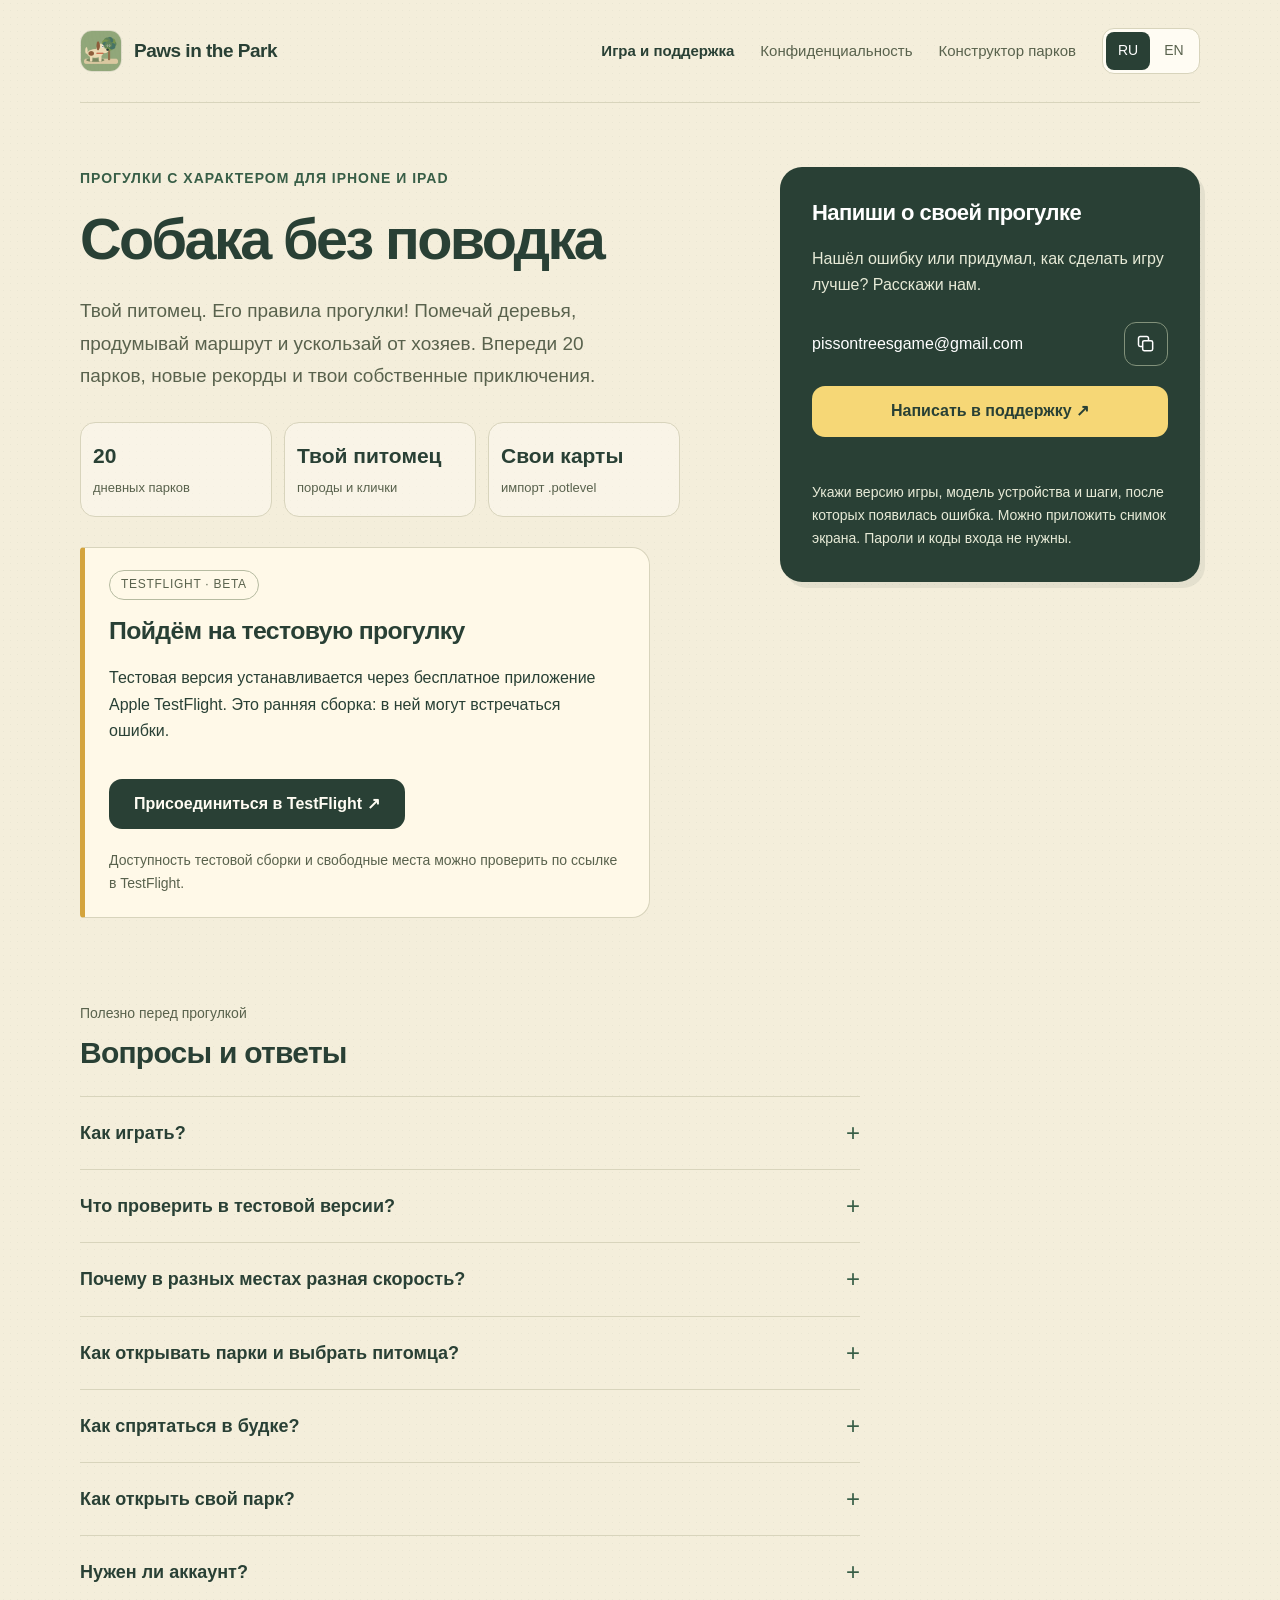
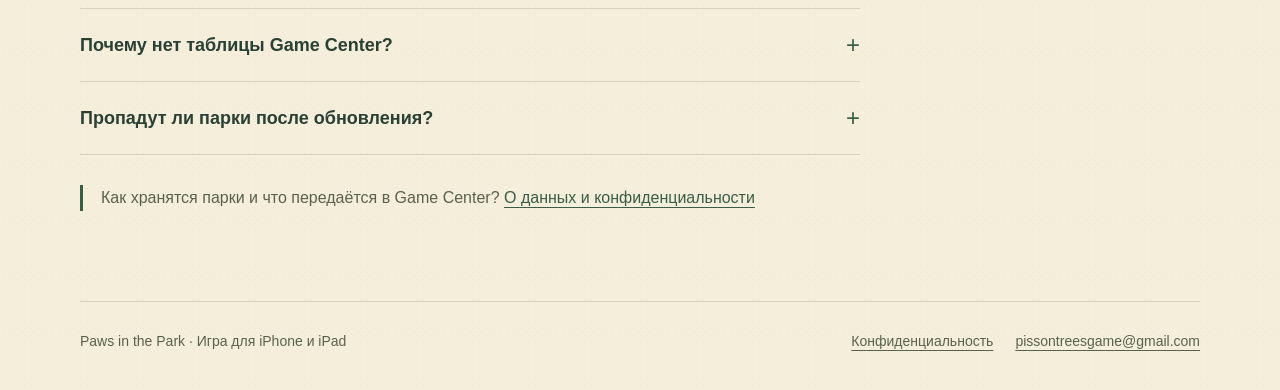
<file: docs/index.html>
<!doctype html>
<html lang="ru"><head><meta charset="utf-8"><meta name="viewport" content="width=device-width,initial-scale=1"><meta name="color-scheme" content="light"><meta name="theme-color" content="#294035"><title>Собака без поводка · Paws in the Park</title><meta name="description" content="Paws in the Park для iPhone и iPad: игра, TestFlight, помощь и конфиденциальность."><meta name="referrer" content="strict-origin-when-cross-origin"><link rel="canonical" href="https://travinov.github.io/piss-on-trees-support/"><link rel="alternate" hreflang="ru" href="https://travinov.github.io/piss-on-trees-support/"><link rel="alternate" hreflang="en" href="https://travinov.github.io/piss-on-trees-support/en/"><link rel="icon" type="image/png" href="./assets/app-icon.png"><link rel="apple-touch-icon" href="./assets/app-icon.png"><link rel="stylesheet" href="./assets/site.css"><script src="./assets/site.js" defer></script></head><body><a class="skip" href="#main">Перейти к содержимому</a><div class="wrap"><header class="header"><a class="brand" href="./"><img src="./assets/app-icon.png" alt="" width="42" height="42">Paws in the Park</a><nav class="nav" aria-label="Основная навигация"><a href="./" aria-current="page">Игра и поддержка</a><a href="./privacy/">Конфиденциальность</a><a href="./editor/">Конструктор парков</a><div class="languages" aria-label="Язык сайта"><a href="./" lang="ru" hreflang="ru" aria-label="Русский" aria-current="true">RU</a><a href="./en/" lang="en" hreflang="en" aria-label="English">EN</a></div></nav></header><main id="main"><div class="intro"><div><p class="eyebrow">Прогулки с характером для iPhone и iPad</p><h1>Собака без поводка</h1><p class="lead">Твой питомец. Его правила прогулки! Помечай деревья, продумывай маршрут и ускользай от хозяев. Впереди 20 парков, новые рекорды и твои собственные приключения.</p><div class="features"><div class="feature"><strong>20</strong><span>дневных парков</span></div><div class="feature"><strong>Твой питомец</strong><span>породы и клички</span></div><div class="feature"><strong>Свои карты</strong><span>импорт .potlevel</span></div></div><section class="beta" aria-labelledby="beta-title"><span class="badge">TestFlight · beta</span><h2 id="beta-title">Пойдём на тестовую прогулку</h2><p>Тестовая версия устанавливается через бесплатное приложение Apple TestFlight. Это ранняя сборка: в ней могут встречаться ошибки.</p><a class="primary" href="https://testflight.apple.com/join/24CvPr5D">Присоединиться в TestFlight ↗</a><p class="privacy-state">Доступность тестовой сборки и свободные места можно проверить по ссылке в TestFlight.</p></section></div><aside class="contact" aria-labelledby="contact-title"><h2 id="contact-title">Напиши о своей прогулке</h2><p>Нашёл ошибку или придумал, как сделать игру лучше? Расскажи нам.</p><div class="email-line"><a class="email" href="mailto:pissontreesgame@gmail.com?subject=Paws%20in%20the%20Park%20%E2%80%94%20%D0%BE%D0%B1%D1%80%D0%B0%D1%82%D0%BD%D0%B0%D1%8F%20%D1%81%D0%B2%D1%8F%D0%B7%D1%8C&amp;body=%D0%97%D0%B4%D1%80%D0%B0%D0%B2%D1%81%D1%82%D0%B2%D1%83%D0%B9%D1%82%D0%B5%21%0D%0A%0D%0A%D0%A7%D1%82%D0%BE%20%D0%BF%D1%80%D0%BE%D0%B8%D0%B7%D0%BE%D1%88%D0%BB%D0%BE%3A%0D%0A%0D%0A%D0%A7%D1%82%D0%BE%20%D0%BE%D0%B6%D0%B8%D0%B4%D0%B0%D0%BB%D0%BE%D1%81%D1%8C%3A%0D%0A%0D%0A%D0%92%D0%B5%D1%80%D1%81%D0%B8%D1%8F%20%D0%B8%D0%B3%D1%80%D1%8B%20%D0%B8%20%D0%BD%D0%BE%D0%BC%D0%B5%D1%80%20%D1%81%D0%B1%D0%BE%D1%80%D0%BA%D0%B8%3A%0D%0A%D0%9C%D0%BE%D0%B4%D0%B5%D0%BB%D1%8C%20%D1%83%D1%81%D1%82%D1%80%D0%BE%D0%B9%D1%81%D1%82%D0%B2%D0%B0%20%D0%B8%20%D0%B2%D0%B5%D1%80%D1%81%D0%B8%D1%8F%20iOS%3A%0D%0A">pissontreesgame<wbr>@gmail.com</a><button class="copy" type="button" data-copy-email="pissontreesgame@gmail.com" data-success="Адрес скопирован" data-fallback="Выдели адрес и скопируй его вручную." aria-label="Скопировать email" aria-describedby="copy-status"><svg viewBox="0 0 24 24" aria-hidden="true"><rect x="8" y="8" width="12" height="12" rx="2"/><path d="M15 8V5a2 2 0 0 0-2-2H5a2 2 0 0 0-2 2v8a2 2 0 0 0 2 2h3"/></svg></button></div><a class="primary" href="mailto:pissontreesgame@gmail.com?subject=Paws%20in%20the%20Park%20%E2%80%94%20%D0%BE%D0%B1%D1%80%D0%B0%D1%82%D0%BD%D0%B0%D1%8F%20%D1%81%D0%B2%D1%8F%D0%B7%D1%8C&amp;body=%D0%97%D0%B4%D1%80%D0%B0%D0%B2%D1%81%D1%82%D0%B2%D1%83%D0%B9%D1%82%D0%B5%21%0D%0A%0D%0A%D0%A7%D1%82%D0%BE%20%D0%BF%D1%80%D0%BE%D0%B8%D0%B7%D0%BE%D1%88%D0%BB%D0%BE%3A%0D%0A%0D%0A%D0%A7%D1%82%D0%BE%20%D0%BE%D0%B6%D0%B8%D0%B4%D0%B0%D0%BB%D0%BE%D1%81%D1%8C%3A%0D%0A%0D%0A%D0%92%D0%B5%D1%80%D1%81%D0%B8%D1%8F%20%D0%B8%D0%B3%D1%80%D1%8B%20%D0%B8%20%D0%BD%D0%BE%D0%BC%D0%B5%D1%80%20%D1%81%D0%B1%D0%BE%D1%80%D0%BA%D0%B8%3A%0D%0A%D0%9C%D0%BE%D0%B4%D0%B5%D0%BB%D1%8C%20%D1%83%D1%81%D1%82%D1%80%D0%BE%D0%B9%D1%81%D1%82%D0%B2%D0%B0%20%D0%B8%20%D0%B2%D0%B5%D1%80%D1%81%D0%B8%D1%8F%20iOS%3A%0D%0A">Написать в поддержку ↗</a><span id="copy-status" class="copy-status" role="status" aria-live="polite"></span><p class="small">Укажи версию игры, модель устройства и шаги, после которых появилась ошибка. Можно приложить снимок экрана. Пароли и коды входа не нужны.</p></aside></div><section class="faq" aria-labelledby="faq-title"><p class="section-label">Полезно перед прогулкой</p><h2 id="faq-title">Вопросы и ответы</h2><details><summary>Как играть?</summary><div class="answer"><ol><li>Выбери «На прогулку!» и начни прогулку.</li><li>Веди пальцем в левой зоне джойстика или выбери кнопки направления в настройках. Подойди к дереву и нажми «Пометить». Помеченное дерево закрывает проход — оставь себе выход.</li><li>Пометь все деревья и избегай хозяев с поводками. Деревья тоже меняют положение.</li></ol></div></details><details><summary>Что проверить в тестовой версии?</summary><div class="answer"><p>Попробуй джойстик и кнопки направления, повороты, отметку деревьев, погоню, паузу и продолжение прогулки. Проверь открытие следующих парков, выбор породы и клички, музыку и эффекты. В парке с будкой попробуй укрытие и выход из него.</p><p>Для ошибки полезны номер парка, версия сборки, шаги воспроизведения и снимок экрана.</p></div></details><details><summary>Почему в разных местах разная скорость?</summary><div class="answer"><p>Покрытия дорожек по-разному влияют на движение. В настройках можно отдельно изменить базовую скорость собаки: это не меняет темп хозяев, деревьев и усложнение парков.</p></div></details><details><summary>Как открывать парки и выбрать питомца?</summary><div class="answer"><p>В стартовом наборе 20 дневных парков. Пометь все деревья, чтобы открыть следующий. В настройках доступны наша собачка, корги, французский бульдог, шпиц, чихуахуа и карликовый пудель. Каждому можно дать кличку. Следующий парк открывается после победы в предыдущем.</p></div></details><details><summary>Как спрятаться в будке?</summary><div class="answer"><p>Если в парке есть будка, зайди в неё по дорожке — хозяева потеряют собаку из виду. Чтобы продолжить прогулку, выйди обратно. Снаружи погоня может возобновиться.</p></div></details><details><summary>Как открыть свой парк?</summary><div class="answer"><p>Создай маршрут в <a href="./editor/">конструкторе парков</a> или получи готовый парк от друга. Сохрани файл <code>.potlevel</code> в «Файлы» на iPhone или iPad. В игре открой «Мои парки» → «Загрузить парк» и выбери файл. Подробная инструкция есть в разделе FAQ.</p><p>Изображения и элементы карты хранятся на устройстве. Ссылка на элементе откроется только после предупреждения с адресом и твоего подтверждения.</p></div></details><details><summary>Нужен ли аккаунт?</summary><div class="answer"><p>Для прогулок регистрация в игре не нужна. Game Center подключается отдельно в «Рекордах» и не обязателен для локальной игры.</p></div></details><details><summary>Почему нет таблицы Game Center?</summary><div class="answer"><p>Для онлайн-рекордов подключи Game Center в разделе «Рекорды». Если таблица недоступна, проверь интернет и попробуй позже. Можно продолжать прогулку: результаты сохраняются на устройстве.</p></div></details><details><summary>Пропадут ли парки после обновления?</summary><div class="answer"><p>Обычное обновление рассчитано на сохранение локальных парков и прогресса. Сохраняй исходные файлы своих карт отдельно. Удаление приложения с устройства может удалить его локальные данные.</p></div></details></section><p class="note">Как хранятся парки и что передаётся в Game Center? <a href="./privacy/">О данных и конфиденциальности</a></p></main><footer class="footer"><p>Paws in the Park · Игра для iPhone и iPad</p><div class="footer-links"><a href="./privacy/">Конфиденциальность</a><a href="mailto:pissontreesgame@gmail.com">pissontreesgame@gmail.com</a></div></footer></div></body></html>
</file>
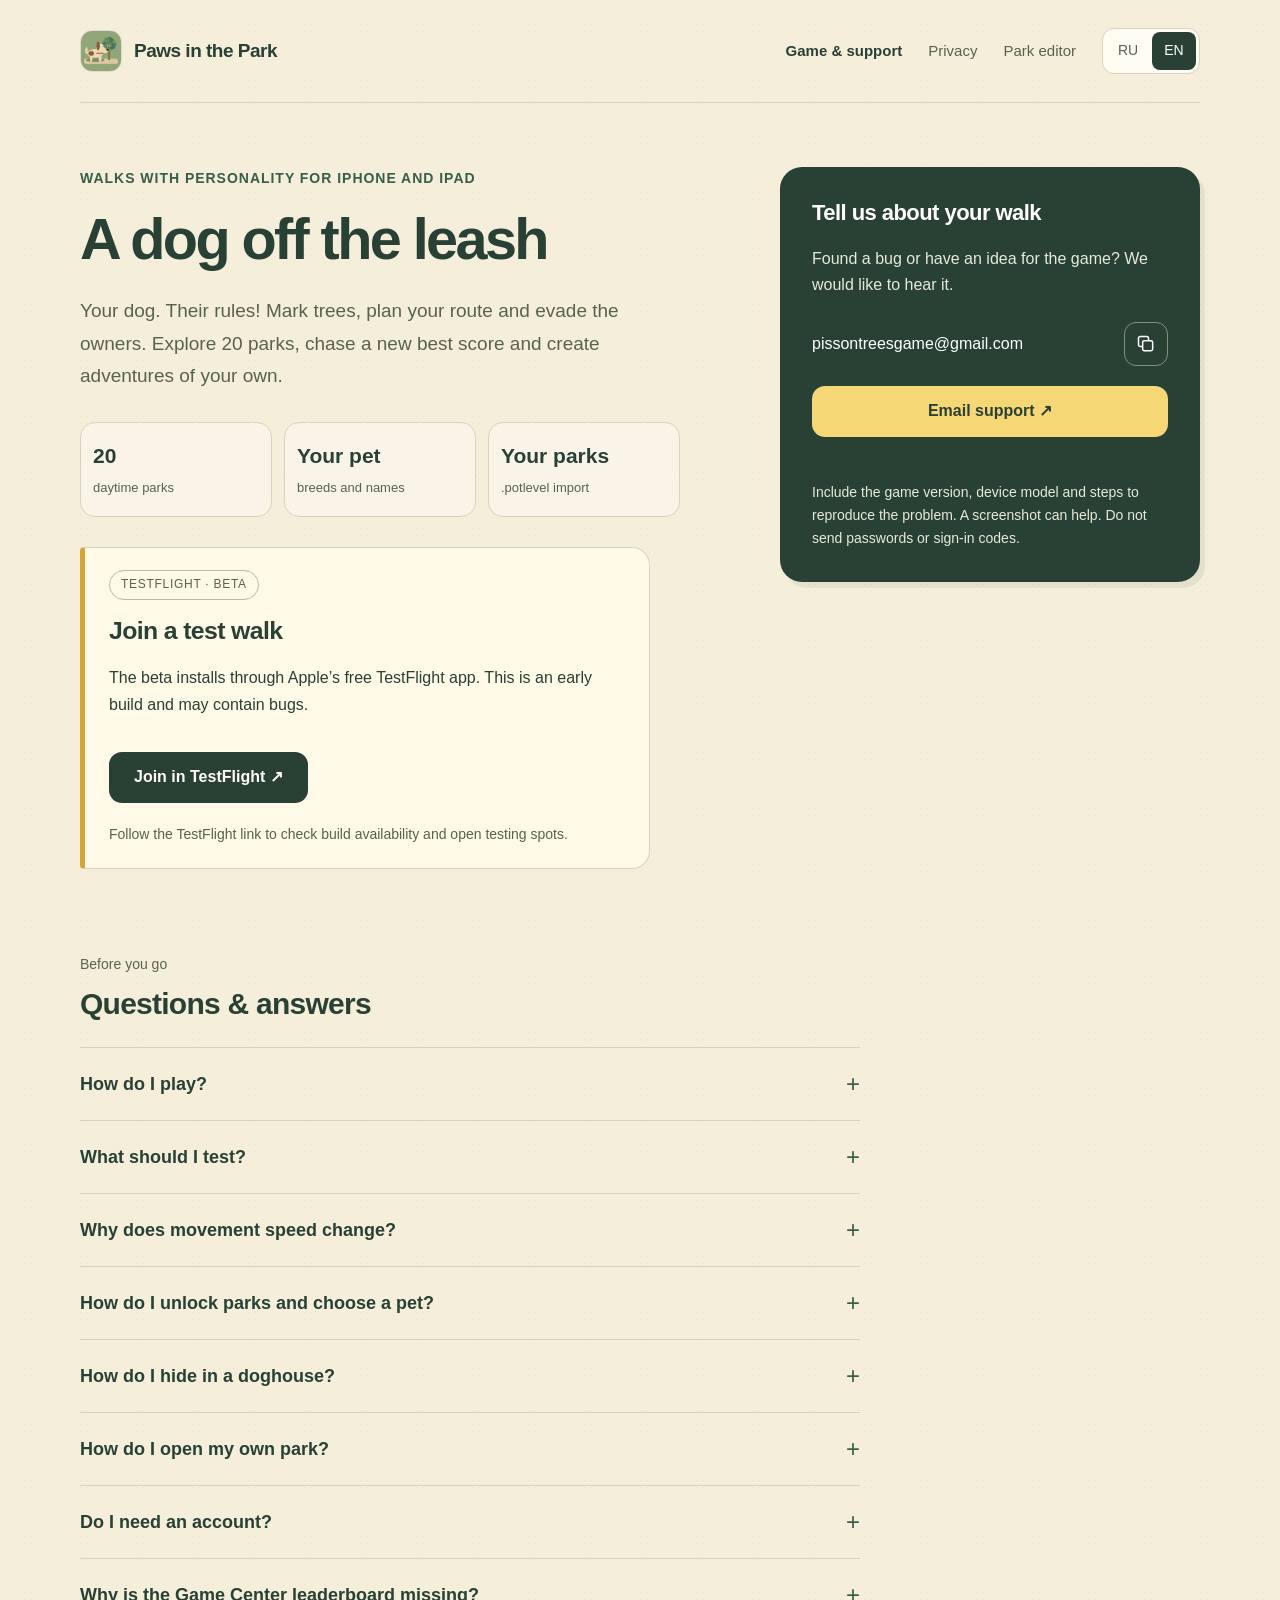
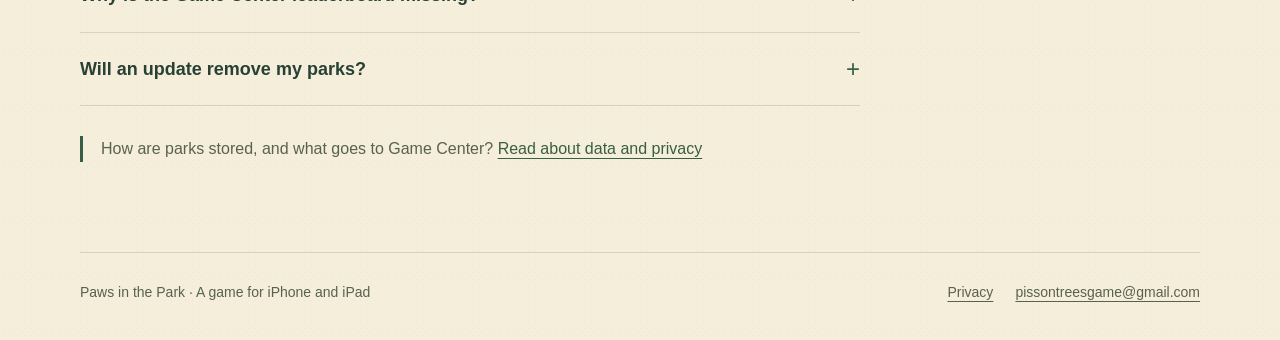
<file: docs/en/index.html>
<!doctype html>
<html lang="en"><head><meta charset="utf-8"><meta name="viewport" content="width=device-width,initial-scale=1"><meta name="color-scheme" content="light"><meta name="theme-color" content="#294035"><title>A dog off the leash · Paws in the Park</title><meta name="description" content="Paws in the Park for iPhone and iPad: the game, TestFlight, support and privacy."><meta name="referrer" content="strict-origin-when-cross-origin"><link rel="canonical" href="https://travinov.github.io/piss-on-trees-support/en/"><link rel="alternate" hreflang="ru" href="https://travinov.github.io/piss-on-trees-support/"><link rel="alternate" hreflang="en" href="https://travinov.github.io/piss-on-trees-support/en/"><link rel="icon" type="image/png" href="../assets/app-icon.png"><link rel="apple-touch-icon" href="../assets/app-icon.png"><link rel="stylesheet" href="../assets/site.css"><script src="../assets/site.js" defer></script></head><body><a class="skip" href="#main">Skip to content</a><div class="wrap"><header class="header"><a class="brand" href="../en/"><img src="../assets/app-icon.png" alt="" width="42" height="42">Paws in the Park</a><nav class="nav" aria-label="Main navigation"><a href="../en/" aria-current="page">Game &amp; support</a><a href="../en/privacy/">Privacy</a><a href="../editor/">Park editor</a><div class="languages" aria-label="Site language"><a href="../" lang="ru" hreflang="ru" aria-label="Русский">RU</a><a href="../en/" lang="en" hreflang="en" aria-label="English" aria-current="true">EN</a></div></nav></header><main id="main"><div class="intro"><div><p class="eyebrow">Walks with personality for iPhone and iPad</p><h1>A dog off the leash</h1><p class="lead">Your dog. Their rules! Mark trees, plan your route and evade the owners. Explore 20 parks, chase a new best score and create adventures of your own.</p><div class="features"><div class="feature"><strong>20</strong><span>daytime parks</span></div><div class="feature"><strong>Your pet</strong><span>breeds and names</span></div><div class="feature"><strong>Your parks</strong><span>.potlevel import</span></div></div><section class="beta" aria-labelledby="beta-title"><span class="badge">TestFlight · beta</span><h2 id="beta-title">Join a test walk</h2><p>The beta installs through Apple’s free TestFlight app. This is an early build and may contain bugs.</p><a class="primary" href="https://testflight.apple.com/join/24CvPr5D">Join in TestFlight ↗</a><p class="privacy-state">Follow the TestFlight link to check build availability and open testing spots.</p></section></div><aside class="contact" aria-labelledby="contact-title"><h2 id="contact-title">Tell us about your walk</h2><p>Found a bug or have an idea for the game? We would like to hear it.</p><div class="email-line"><a class="email" href="mailto:pissontreesgame@gmail.com?subject=Paws%20in%20the%20Park%20%E2%80%94%20feedback&amp;body=Hello%21%0D%0A%0D%0AWhat%20happened%3A%0D%0A%0D%0AExpected%20result%3A%0D%0A%0D%0AApp%20version%20and%20build%3A%0D%0ADevice%20model%20and%20iOS%20version%3A%0D%0A">pissontreesgame<wbr>@gmail.com</a><button class="copy" type="button" data-copy-email="pissontreesgame@gmail.com" data-success="Address copied" data-fallback="Select the address and copy it manually." aria-label="Copy email address" aria-describedby="copy-status"><svg viewBox="0 0 24 24" aria-hidden="true"><rect x="8" y="8" width="12" height="12" rx="2"/><path d="M15 8V5a2 2 0 0 0-2-2H5a2 2 0 0 0-2 2v8a2 2 0 0 0 2 2h3"/></svg></button></div><a class="primary" href="mailto:pissontreesgame@gmail.com?subject=Paws%20in%20the%20Park%20%E2%80%94%20feedback&amp;body=Hello%21%0D%0A%0D%0AWhat%20happened%3A%0D%0A%0D%0AExpected%20result%3A%0D%0A%0D%0AApp%20version%20and%20build%3A%0D%0ADevice%20model%20and%20iOS%20version%3A%0D%0A">Email support ↗</a><span id="copy-status" class="copy-status" role="status" aria-live="polite"></span><p class="small">Include the game version, device model and steps to reproduce the problem. A screenshot can help. Do not send passwords or sign-in codes.</p></aside></div><section class="faq" aria-labelledby="faq-title"><p class="section-label">Before you go</p><h2 id="faq-title">Questions &amp; answers</h2><details><summary>How do I play?</summary><div class="answer"><ol><li>Choose the walk button and start a walk.</li><li>Drag in the left joystick area to move, or select directional buttons in Settings. Approach a tree and tap the mark button. Marked trees block paths, so leave yourself a way out.</li><li>Mark every tree while avoiding the owners with leashes. Trees can change position too.</li></ol></div></details><details><summary>What should I test?</summary><div class="answer"><p>Try the joystick and directional buttons, turns, marking trees, pursuit, pause and resuming a walk. Check park unlocks, dog selection and nicknames, music and effects. In a park with a doghouse, try hiding and coming out.</p><p>A useful report includes the park number, build number, reproduction steps and a screenshot.</p></div></details><details><summary>Why does movement speed change?</summary><div class="answer"><p>Path surfaces affect movement differently. Settings let you adjust the dog’s base speed separately, without changing the pace of owners, trees or park difficulty.</p></div></details><details><summary>How do I unlock parks and choose a pet?</summary><div class="answer"><p>The starter pack contains 20 daytime parks. Mark all trees to unlock the next park. Settings offer the original dog, corgi, French bulldog, spitz, chihuahua and miniature poodle. Each dog can have a nickname. The game interface is in Russian.</p></div></details><details><summary>How do I hide in a doghouse?</summary><div class="answer"><p>If a park has a doghouse, follow the path inside to hide from the owners. Walk back out when you are ready to continue. The chase may resume once you leave.</p></div></details><details><summary>How do I open my own park?</summary><div class="answer"><p>Create a route in the <a href="../editor/">park editor</a> or get a park from a friend. Save the <code>.potlevel</code> file in Files on your iPhone or iPad. In the game, choose «Мои парки» → «Загрузить парк» and select the file. The in-game FAQ has step-by-step instructions.</p><p>Map images and objects are stored on the device. An external link opens only after a warning showing its address and your confirmation.</p></div></details><details><summary>Do I need an account?</summary><div class="answer"><p>No in-game registration is required for local walks. Game Center is an optional connection in the records screen.</p></div></details><details><summary>Why is the Game Center leaderboard missing?</summary><div class="answer"><p>Connect Game Center from the records screen to use online leaderboards. If the table is unavailable, check your internet connection and try later. You can keep playing: results are saved on your device.</p></div></details><details><summary>Will an update remove my parks?</summary><div class="answer"><p>Normal updates are designed to keep local parks and progress. Keep the original files of your own maps separately. Deleting the app may delete its local data.</p></div></details></section><p class="note">How are parks stored, and what goes to Game Center? <a href="../en/privacy/">Read about data and privacy</a></p></main><footer class="footer"><p>Paws in the Park · A game for iPhone and iPad</p><div class="footer-links"><a href="../en/privacy/">Privacy</a><a href="mailto:pissontreesgame@gmail.com">pissontreesgame@gmail.com</a></div></footer></div></body></html>
</file>
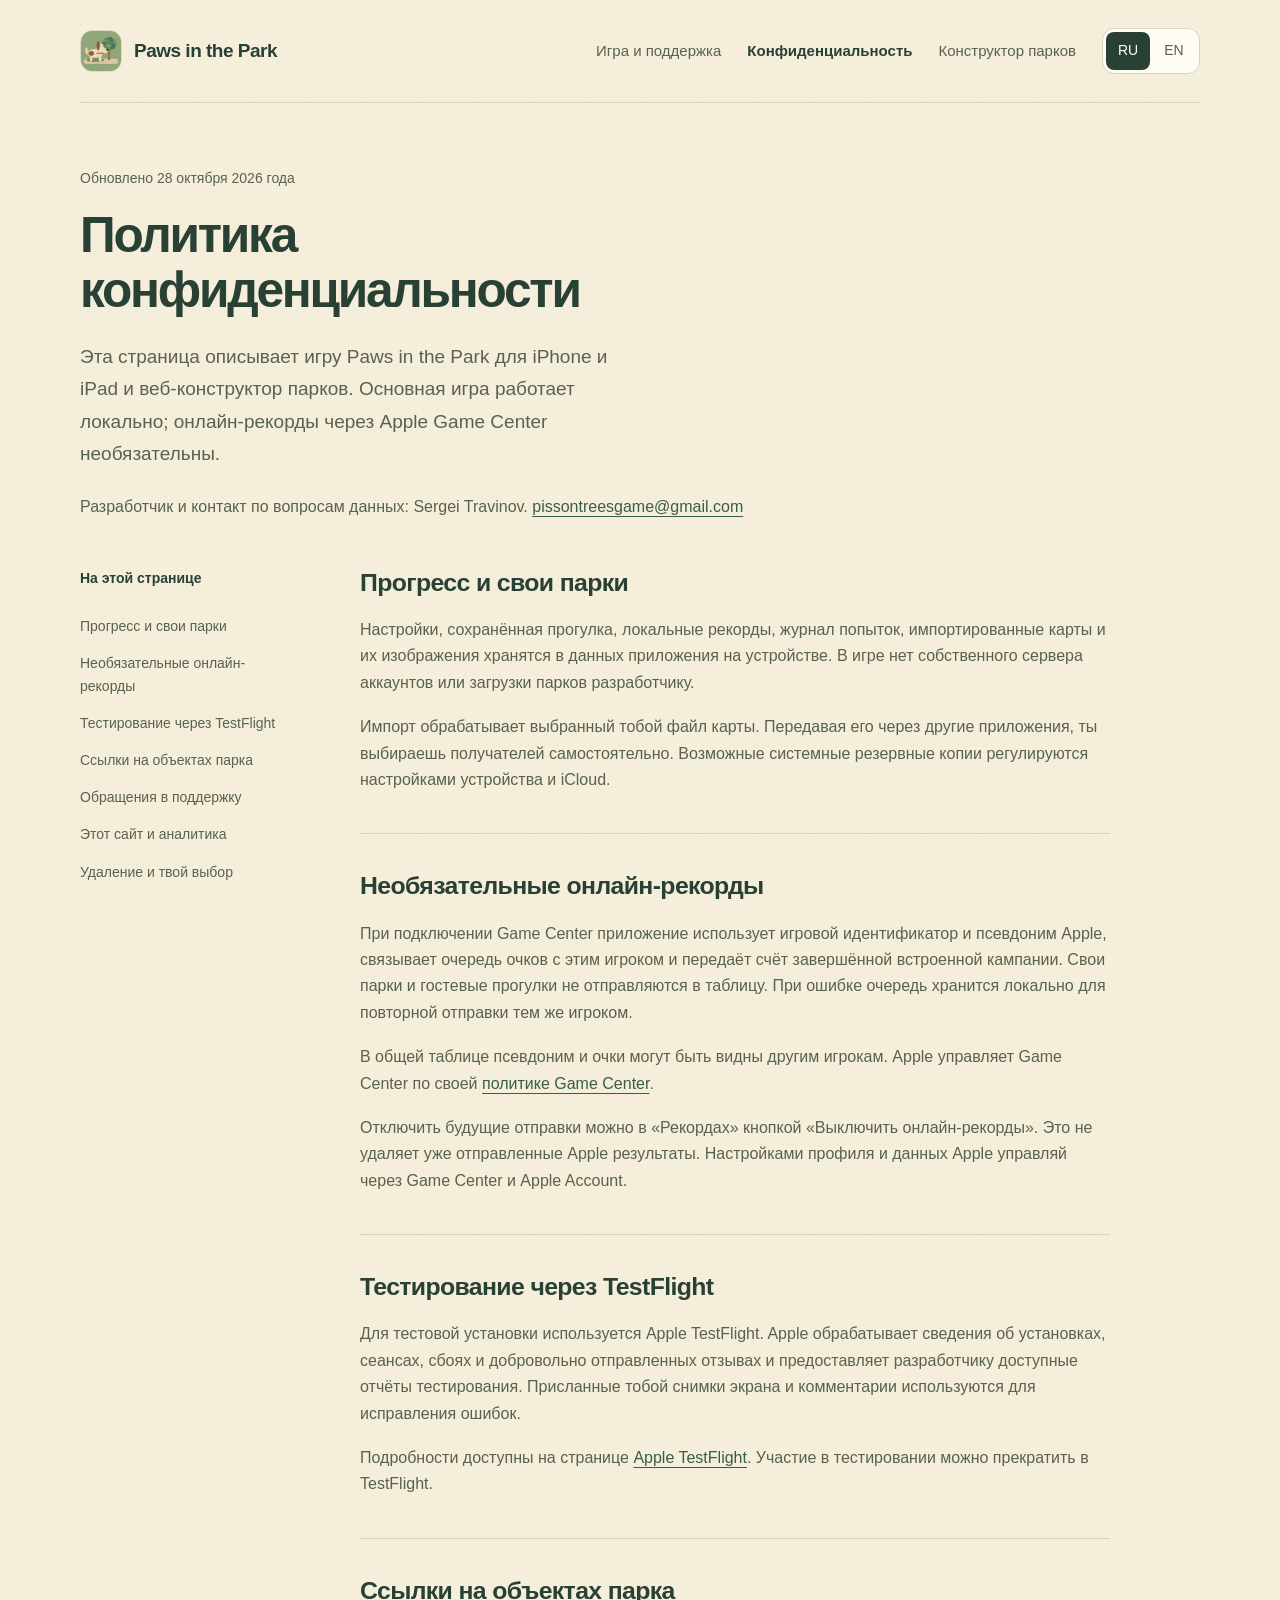
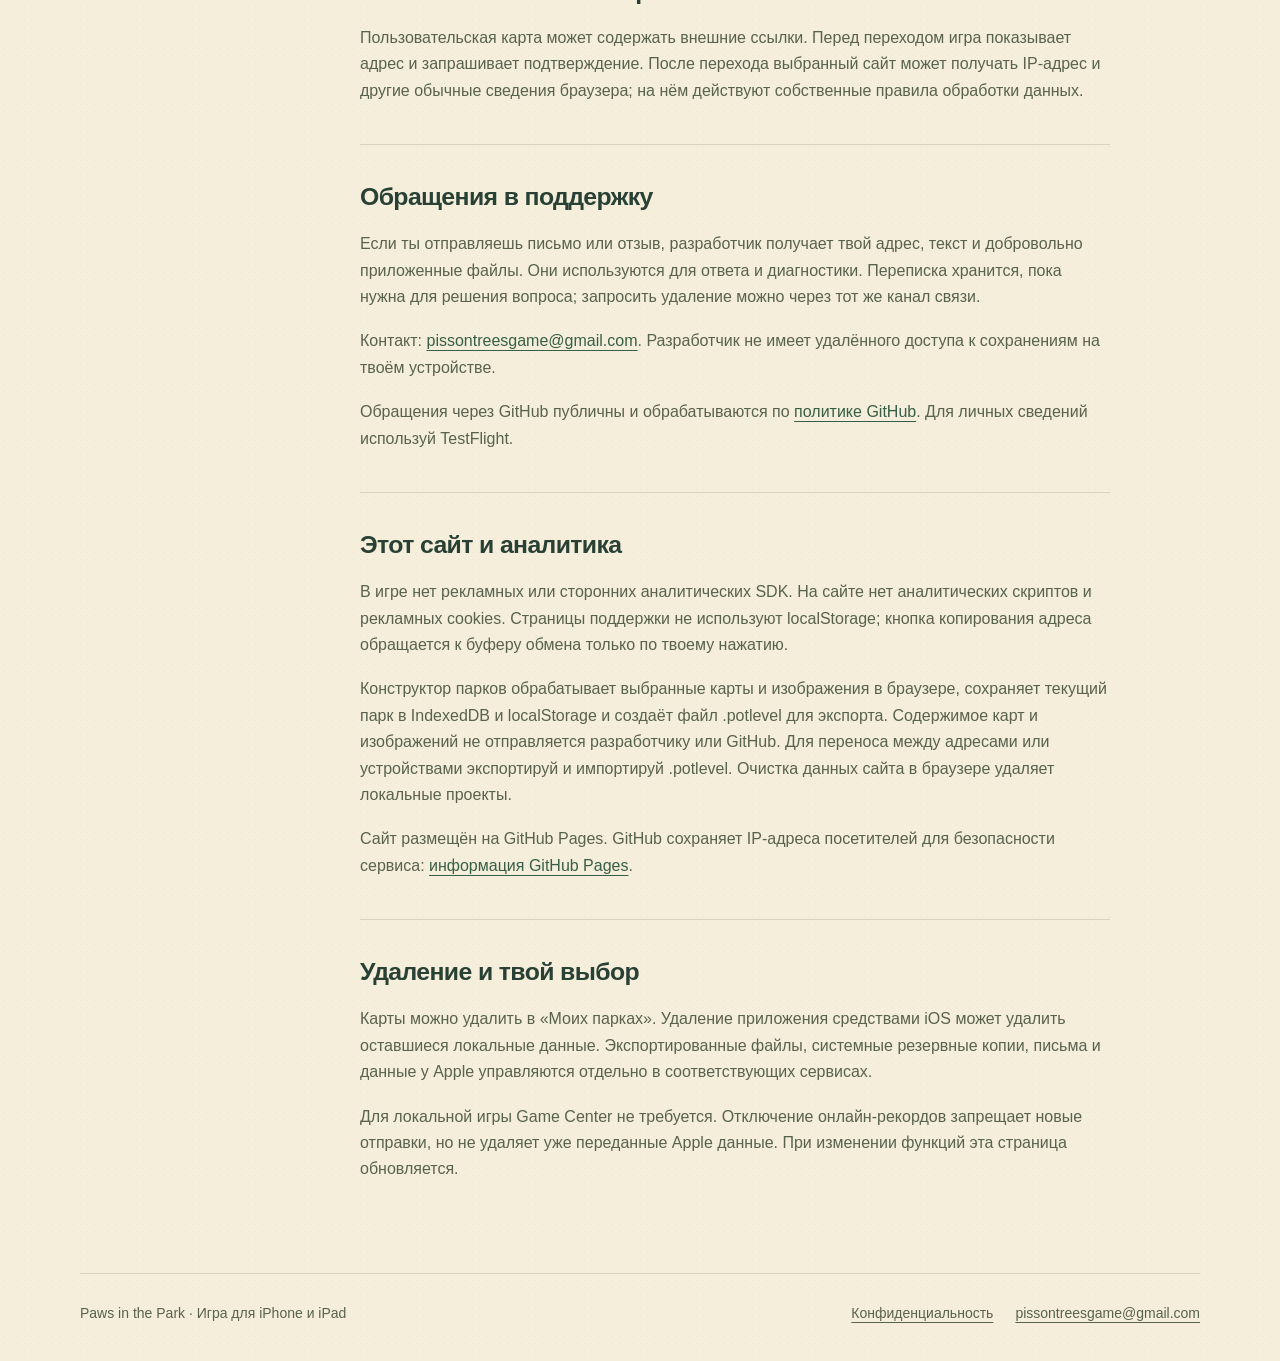
<file: docs/privacy/index.html>
<!doctype html>
<html lang="ru"><head><meta charset="utf-8"><meta name="viewport" content="width=device-width,initial-scale=1"><meta name="color-scheme" content="light"><meta name="theme-color" content="#294035"><title>Политика конфиденциальности · Paws in the Park</title><meta name="description" content="Данные Paws in the Park: локальные парки, Game Center, TestFlight и обращения в поддержку."><meta name="referrer" content="strict-origin-when-cross-origin"><link rel="canonical" href="https://travinov.github.io/piss-on-trees-support/privacy/"><link rel="alternate" hreflang="ru" href="https://travinov.github.io/piss-on-trees-support/privacy/"><link rel="alternate" hreflang="en" href="https://travinov.github.io/piss-on-trees-support/en/privacy/"><link rel="icon" type="image/png" href="../assets/app-icon.png"><link rel="apple-touch-icon" href="../assets/app-icon.png"><link rel="stylesheet" href="../assets/site.css"><script src="../assets/site.js" defer></script></head><body><a class="skip" href="#main">Перейти к содержимому</a><div class="wrap"><header class="header"><a class="brand" href="../"><img src="../assets/app-icon.png" alt="" width="42" height="42">Paws in the Park</a><nav class="nav" aria-label="Основная навигация"><a href="../">Игра и поддержка</a><a href="../privacy/" aria-current="page">Конфиденциальность</a><a href="../editor/">Конструктор парков</a><div class="languages" aria-label="Язык сайта"><a href="../privacy/" lang="ru" hreflang="ru" aria-label="Русский" aria-current="true">RU</a><a href="../en/privacy/" lang="en" hreflang="en" aria-label="English">EN</a></div></nav></header><main id="main"><div class="legal-head"><p class="updated">Обновлено 28 октября 2026 года</p><h1>Политика конфиденциальности</h1><p class="lead">Эта страница описывает игру Paws in the Park для iPhone и iPad и веб-конструктор парков. Основная игра работает локально; онлайн-рекорды через Apple Game Center необязательны.</p><p class="owner">Разработчик и контакт по вопросам данных: Sergei Travinov. <a href="mailto:pissontreesgame@gmail.com">pissontreesgame@gmail.com</a></p></div><div class="legal-layout"><nav class="contents" aria-label="На этой странице"><p>На этой странице</p><a href="#local">Прогресс и свои парки</a><a href="#game-center">Необязательные онлайн-рекорды</a><a href="#testflight">Тестирование через TestFlight</a><a href="#links">Ссылки на объектах парка</a><a href="#support">Обращения в поддержку</a><a href="#website">Этот сайт и аналитика</a><a href="#delete">Удаление и твой выбор</a></nav><article class="legal"><section aria-labelledby="local"><h2 id="local">Прогресс и свои парки</h2><p>Настройки, сохранённая прогулка, локальные рекорды, журнал попыток, импортированные карты и их изображения хранятся в данных приложения на устройстве. В игре нет собственного сервера аккаунтов или загрузки парков разработчику.</p><p>Импорт обрабатывает выбранный тобой файл карты. Передавая его через другие приложения, ты выбираешь получателей самостоятельно. Возможные системные резервные копии регулируются настройками устройства и iCloud.</p></section><section aria-labelledby="game-center"><h2 id="game-center">Необязательные онлайн-рекорды</h2><p>При подключении Game Center приложение использует игровой идентификатор и псевдоним Apple, связывает очередь очков с этим игроком и передаёт счёт завершённой встроенной кампании. Свои парки и гостевые прогулки не отправляются в таблицу. При ошибке очередь хранится локально для повторной отправки тем же игроком.</p><p>В общей таблице псевдоним и очки могут быть видны другим игрокам. Apple управляет Game Center по своей <a href="https://www.apple.com/legal/privacy/data/en/game-center/">политике Game Center</a>.</p><p>Отключить будущие отправки можно в «Рекордах» кнопкой «Выключить онлайн-рекорды». Это не удаляет уже отправленные Apple результаты. Настройками профиля и данных Apple управляй через Game Center и Apple Account.</p></section><section aria-labelledby="testflight"><h2 id="testflight">Тестирование через TestFlight</h2><p>Для тестовой установки используется Apple TestFlight. Apple обрабатывает сведения об установках, сеансах, сбоях и добровольно отправленных отзывах и предоставляет разработчику доступные отчёты тестирования. Присланные тобой снимки экрана и комментарии используются для исправления ошибок.</p><p>Подробности доступны на странице <a href="https://developer.apple.com/testflight/">Apple TestFlight</a>. Участие в тестировании можно прекратить в TestFlight.</p></section><section aria-labelledby="links"><h2 id="links">Ссылки на объектах парка</h2><p>Пользовательская карта может содержать внешние ссылки. Перед переходом игра показывает адрес и запрашивает подтверждение. После перехода выбранный сайт может получать IP-адрес и другие обычные сведения браузера; на нём действуют собственные правила обработки данных.</p></section><section aria-labelledby="support"><h2 id="support">Обращения в поддержку</h2><p>Если ты отправляешь письмо или отзыв, разработчик получает твой адрес, текст и добровольно приложенные файлы. Они используются для ответа и диагностики. Переписка хранится, пока нужна для решения вопроса; запросить удаление можно через тот же канал связи.</p><p>Контакт: <a href="mailto:pissontreesgame@gmail.com">pissontreesgame@gmail.com</a>. Разработчик не имеет удалённого доступа к сохранениям на твоём устройстве.</p><p>Обращения через GitHub публичны и обрабатываются по <a href="https://docs.github.com/en/site-policy/privacy-policies/github-general-privacy-statement">политике GitHub</a>. Для личных сведений используй TestFlight.</p></section><section aria-labelledby="website"><h2 id="website">Этот сайт и аналитика</h2><p>В игре нет рекламных или сторонних аналитических SDK. На сайте нет аналитических скриптов и рекламных cookies. Страницы поддержки не используют localStorage; кнопка копирования адреса обращается к буферу обмена только по твоему нажатию.</p><p>Конструктор парков обрабатывает выбранные карты и изображения в браузере, сохраняет текущий парк в IndexedDB и localStorage и создаёт файл .potlevel для экспорта. Содержимое карт и изображений не отправляется разработчику или GitHub. Для переноса между адресами или устройствами экспортируй и импортируй .potlevel. Очистка данных сайта в браузере удаляет локальные проекты.</p><p>Сайт размещён на GitHub Pages. GitHub сохраняет IP-адреса посетителей для безопасности сервиса: <a href="https://docs.github.com/en/pages/getting-started-with-github-pages/what-is-github-pages#data-collection">информация GitHub Pages</a>.</p></section><section aria-labelledby="delete"><h2 id="delete">Удаление и твой выбор</h2><p>Карты можно удалить в «Моих парках». Удаление приложения средствами iOS может удалить оставшиеся локальные данные. Экспортированные файлы, системные резервные копии, письма и данные у Apple управляются отдельно в соответствующих сервисах.</p><p>Для локальной игры Game Center не требуется. Отключение онлайн-рекордов запрещает новые отправки, но не удаляет уже переданные Apple данные. При изменении функций эта страница обновляется.</p></section></article></div></main><footer class="footer"><p>Paws in the Park · Игра для iPhone и iPad</p><div class="footer-links"><a href="../privacy/">Конфиденциальность</a><a href="mailto:pissontreesgame@gmail.com">pissontreesgame@gmail.com</a></div></footer></div></body></html>
</file>
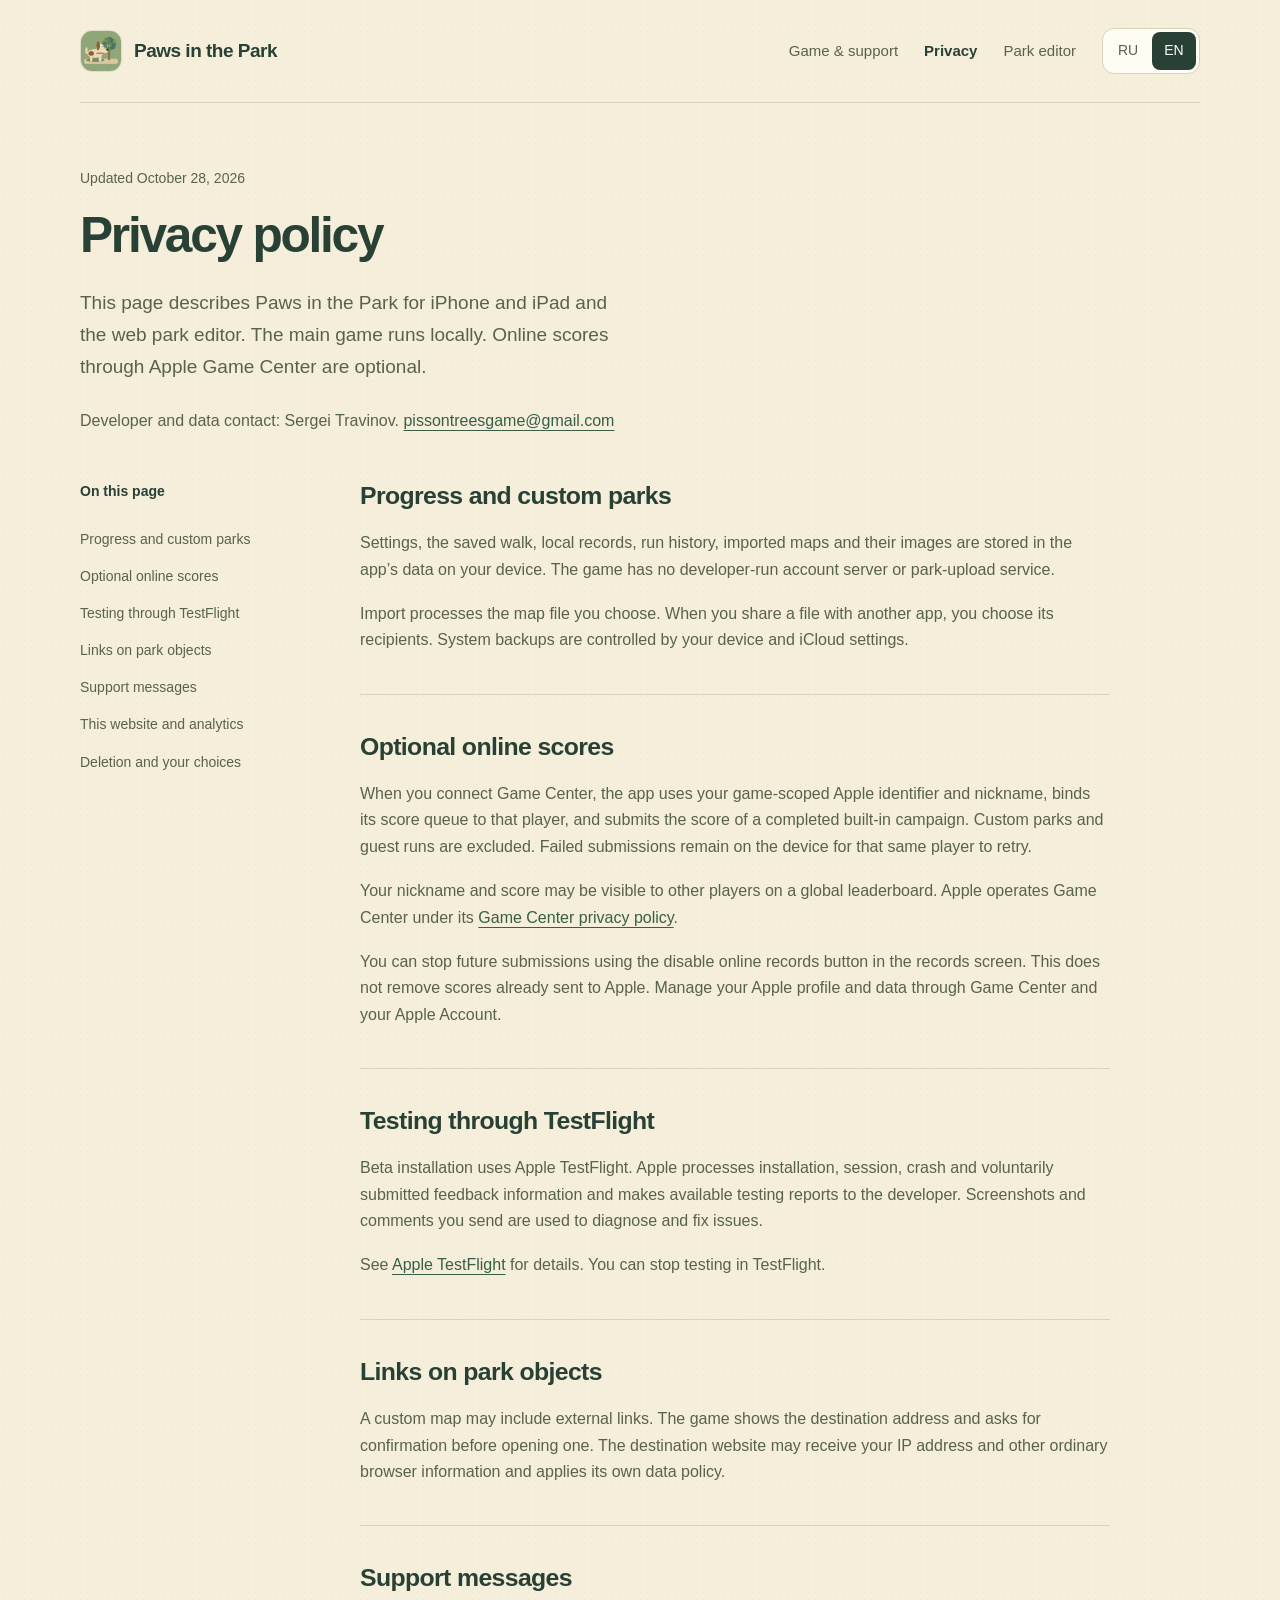
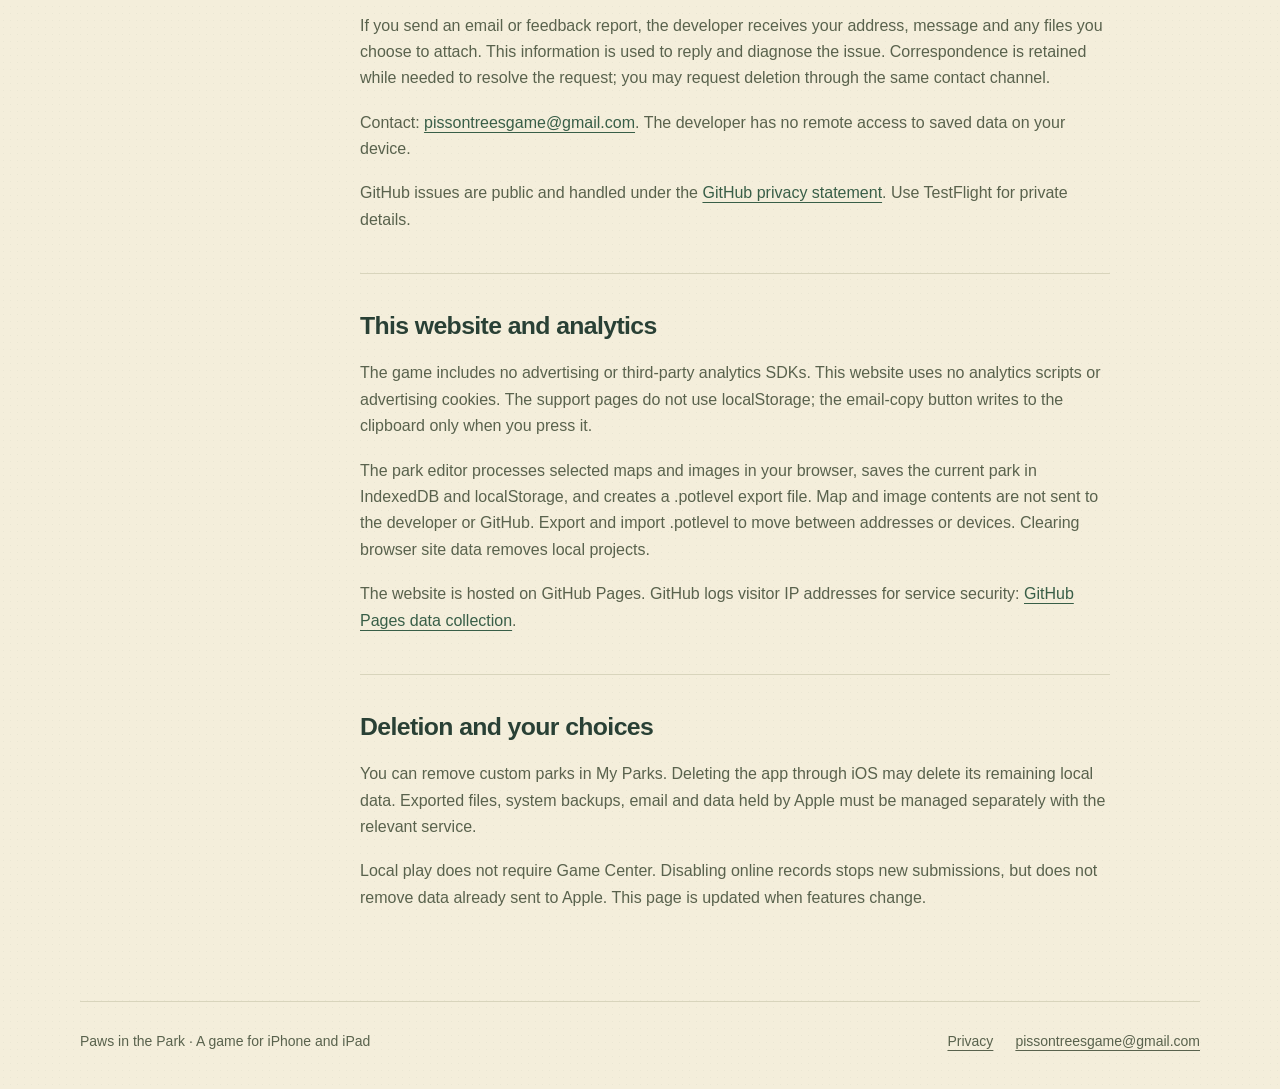
<file: docs/en/privacy/index.html>
<!doctype html>
<html lang="en"><head><meta charset="utf-8"><meta name="viewport" content="width=device-width,initial-scale=1"><meta name="color-scheme" content="light"><meta name="theme-color" content="#294035"><title>Privacy policy · Paws in the Park</title><meta name="description" content="Data in Paws in the Park: local parks, Game Center, TestFlight and support messages."><meta name="referrer" content="strict-origin-when-cross-origin"><link rel="canonical" href="https://travinov.github.io/piss-on-trees-support/en/privacy/"><link rel="alternate" hreflang="ru" href="https://travinov.github.io/piss-on-trees-support/privacy/"><link rel="alternate" hreflang="en" href="https://travinov.github.io/piss-on-trees-support/en/privacy/"><link rel="icon" type="image/png" href="../../assets/app-icon.png"><link rel="apple-touch-icon" href="../../assets/app-icon.png"><link rel="stylesheet" href="../../assets/site.css"><script src="../../assets/site.js" defer></script></head><body><a class="skip" href="#main">Skip to content</a><div class="wrap"><header class="header"><a class="brand" href="../../en/"><img src="../../assets/app-icon.png" alt="" width="42" height="42">Paws in the Park</a><nav class="nav" aria-label="Main navigation"><a href="../../en/">Game &amp; support</a><a href="../../en/privacy/" aria-current="page">Privacy</a><a href="../../editor/">Park editor</a><div class="languages" aria-label="Site language"><a href="../../privacy/" lang="ru" hreflang="ru" aria-label="Русский">RU</a><a href="../../en/privacy/" lang="en" hreflang="en" aria-label="English" aria-current="true">EN</a></div></nav></header><main id="main"><div class="legal-head"><p class="updated">Updated October 28, 2026</p><h1>Privacy policy</h1><p class="lead">This page describes Paws in the Park for iPhone and iPad and the web park editor. The main game runs locally. Online scores through Apple Game Center are optional.</p><p class="owner">Developer and data contact: Sergei Travinov. <a href="mailto:pissontreesgame@gmail.com">pissontreesgame@gmail.com</a></p></div><div class="legal-layout"><nav class="contents" aria-label="On this page"><p>On this page</p><a href="#local">Progress and custom parks</a><a href="#game-center">Optional online scores</a><a href="#testflight">Testing through TestFlight</a><a href="#links">Links on park objects</a><a href="#support">Support messages</a><a href="#website">This website and analytics</a><a href="#delete">Deletion and your choices</a></nav><article class="legal"><section aria-labelledby="local"><h2 id="local">Progress and custom parks</h2><p>Settings, the saved walk, local records, run history, imported maps and their images are stored in the app’s data on your device. The game has no developer-run account server or park-upload service.</p><p>Import processes the map file you choose. When you share a file with another app, you choose its recipients. System backups are controlled by your device and iCloud settings.</p></section><section aria-labelledby="game-center"><h2 id="game-center">Optional online scores</h2><p>When you connect Game Center, the app uses your game-scoped Apple identifier and nickname, binds its score queue to that player, and submits the score of a completed built-in campaign. Custom parks and guest runs are excluded. Failed submissions remain on the device for that same player to retry.</p><p>Your nickname and score may be visible to other players on a global leaderboard. Apple operates Game Center under its <a href="https://www.apple.com/legal/privacy/data/en/game-center/">Game Center privacy policy</a>.</p><p>You can stop future submissions using the disable online records button in the records screen. This does not remove scores already sent to Apple. Manage your Apple profile and data through Game Center and your Apple Account.</p></section><section aria-labelledby="testflight"><h2 id="testflight">Testing through TestFlight</h2><p>Beta installation uses Apple TestFlight. Apple processes installation, session, crash and voluntarily submitted feedback information and makes available testing reports to the developer. Screenshots and comments you send are used to diagnose and fix issues.</p><p>See <a href="https://developer.apple.com/testflight/">Apple TestFlight</a> for details. You can stop testing in TestFlight.</p></section><section aria-labelledby="links"><h2 id="links">Links on park objects</h2><p>A custom map may include external links. The game shows the destination address and asks for confirmation before opening one. The destination website may receive your IP address and other ordinary browser information and applies its own data policy.</p></section><section aria-labelledby="support"><h2 id="support">Support messages</h2><p>If you send an email or feedback report, the developer receives your address, message and any files you choose to attach. This information is used to reply and diagnose the issue. Correspondence is retained while needed to resolve the request; you may request deletion through the same contact channel.</p><p>Contact: <a href="mailto:pissontreesgame@gmail.com">pissontreesgame@gmail.com</a>. The developer has no remote access to saved data on your device.</p><p>GitHub issues are public and handled under the <a href="https://docs.github.com/en/site-policy/privacy-policies/github-general-privacy-statement">GitHub privacy statement</a>. Use TestFlight for private details.</p></section><section aria-labelledby="website"><h2 id="website">This website and analytics</h2><p>The game includes no advertising or third-party analytics SDKs. This website uses no analytics scripts or advertising cookies. The support pages do not use localStorage; the email-copy button writes to the clipboard only when you press it.</p><p>The park editor processes selected maps and images in your browser, saves the current park in IndexedDB and localStorage, and creates a .potlevel export file. Map and image contents are not sent to the developer or GitHub. Export and import .potlevel to move between addresses or devices. Clearing browser site data removes local projects.</p><p>The website is hosted on GitHub Pages. GitHub logs visitor IP addresses for service security: <a href="https://docs.github.com/en/pages/getting-started-with-github-pages/what-is-github-pages#data-collection">GitHub Pages data collection</a>.</p></section><section aria-labelledby="delete"><h2 id="delete">Deletion and your choices</h2><p>You can remove custom parks in My Parks. Deleting the app through iOS may delete its remaining local data. Exported files, system backups, email and data held by Apple must be managed separately with the relevant service.</p><p>Local play does not require Game Center. Disabling online records stops new submissions, but does not remove data already sent to Apple. This page is updated when features change.</p></section></article></div></main><footer class="footer"><p>Paws in the Park · A game for iPhone and iPad</p><div class="footer-links"><a href="../../en/privacy/">Privacy</a><a href="mailto:pissontreesgame@gmail.com">pissontreesgame@gmail.com</a></div></footer></div></body></html>
</file>
<file: docs/assets/site.css>
:root{color-scheme:light;--bg:#f4eedb;--paper:#fffcf3;--ink:#294035;--muted:#59624d;--line:#d8d4bc;--accent:#385e47;--focus:#a4482c;--radius:22px;font-family:-apple-system,BlinkMacSystemFont,"Segoe UI",sans-serif;font-size:16px}
*{box-sizing:border-box}html{scroll-behavior:smooth;scroll-padding-top:28px}body{margin:0;background:var(--bg);color:var(--ink);line-height:1.65}a{color:var(--accent);text-underline-offset:4px}button,input{font:inherit}button,a,summary{-webkit-tap-highlight-color:transparent}a,button,summary{touch-action:manipulation}a:focus-visible,button:focus-visible,summary:focus-visible{outline:3px solid var(--focus);outline-offset:5px}::selection{background:#f6d776}img{max-width:100%;display:block}.wrap{width:min(1120px,calc(100% - 64px));margin-inline:auto}.skip{position:absolute;left:24px;top:-100px;padding:12px 20px;background:var(--paper);z-index:5}.skip:focus{top:16px}
.header{display:flex;align-items:center;justify-content:space-between;gap:24px;padding-block:28px;border-bottom:1px solid var(--line)}.brand{display:flex;align-items:center;gap:12px;text-decoration:none;color:var(--ink);font-size:19px;font-weight:700;letter-spacing:-.4px}.brand img{width:42px;height:42px;border-radius:12px}.nav{display:flex;align-items:center;justify-content:flex-end;flex-wrap:wrap;gap:26px}.nav>a{font-size:15px;color:var(--muted);text-decoration:none;padding-block:10px}.nav>a[aria-current=page]{color:var(--ink);font-weight:650}.languages{display:flex;gap:2px;border:1px solid var(--line);padding:3px;border-radius:12px;background:var(--paper)}.languages a{display:grid;place-items:center;min-height:38px;min-width:44px;padding:3px 11px;color:var(--muted);font-size:14px;text-decoration:none;border-radius:8px}.languages a[aria-current=true]{background:var(--ink);color:white}
main{padding-block:64px 72px}.intro{display:grid;grid-template-columns:1fr 420px;gap:72px;align-items:start}.eyebrow{margin:0 0 18px;color:var(--accent);font-size:14px;font-weight:650;letter-spacing:.07em;text-transform:uppercase}h1{font-size:clamp(2.2rem,4.5vw,3.65rem);letter-spacing:-.045em;line-height:1.1;font-weight:680;margin:0 0 24px;max-width:650px}h2{font-size:1.55rem;line-height:1.3;letter-spacing:-.025em;margin:0 0 18px}p{margin:0 0 18px}.lead{font-size:19px;color:var(--muted);max-width:540px;line-height:1.7}.contact{background:var(--ink);color:#fff;border-radius:var(--radius);padding:32px;box-shadow:0 16px 40px #142d4610}.contact h2{font-size:22px}.contact p{color:#e7ead7;font-size:16px}.contact .email{font-size:16px;color:#fff;text-decoration:none;overflow-wrap:anywhere}.contact .email:hover{text-decoration:underline}.contact .email-line{display:flex;align-items:center;gap:8px;justify-content:space-between;margin-block:24px 20px}.copy{display:grid;place-items:center;flex:none;width:44px;height:44px;border:1px solid #82927b;border-radius:12px;background:transparent;color:white;cursor:pointer}.copy:hover{background:#3b5744}.copy svg{width:20px;height:20px;fill:none;stroke:currentColor;stroke-width:1.8}.primary{display:flex;align-items:center;justify-content:center;gap:10px;min-height:50px;padding:12px 18px;border-radius:13px;background:#fff;color:var(--ink);font-weight:650;text-decoration:none;transition:background .18s,transform .18s}.primary:hover{background:#f6d776;transform:translateY(-1px)}.primary span{font-size:19px}.copy-status{display:block;min-height:24px;margin-top:8px;color:#e7ead7;font-size:14px}.contact .small{font-size:14px;margin:12px 0 0;color:#e7ead7}
.faq{max-width:780px;margin-top:72px}.section-label{color:var(--muted);font-size:14px;margin:0 0 8px}.faq>h2{font-size:30px;margin-bottom:24px}.faq details{border-top:1px solid var(--line)}.faq details:last-child{border-bottom:1px solid var(--line)}summary{display:flex;align-items:center;justify-content:space-between;gap:20px;padding:23px 0;font-size:18px;font-weight:590;line-height:1.45;list-style:none;cursor:pointer}summary::-webkit-details-marker{display:none}summary::after{content:'+';font-size:24px;line-height:1;font-weight:400;flex:none;color:var(--accent)}details[open] summary::after{content:'−'}.answer{padding:0 34px 24px 0;color:var(--muted)}.answer p:last-child{margin-bottom:0}.answer ol{padding-left:22px;margin:0}.answer li+li{margin-top:8px}.note{border-left:3px solid var(--accent);padding-left:18px;margin-top:30px;color:var(--muted);font-size:16px;max-width:760px}
.footer{display:flex;flex-wrap:wrap;align-items:center;justify-content:space-between;gap:16px;padding-block:28px 36px;border-top:1px solid var(--line);font-size:14px;color:var(--muted)}.footer p{margin:0}.footer a{color:var(--muted)}.footer-links{display:flex;flex-wrap:wrap;gap:22px}.legal-head{max-width:860px;min-width:0}.legal-head h1{font-size:clamp(2rem,4.2vw,3.1rem);overflow-wrap:anywhere;hyphens:auto}.updated{font-size:14px;color:var(--muted);margin-bottom:18px}.legal-layout{display:grid;grid-template-columns:220px minmax(0,1fr);gap:60px;margin-top:46px}.contents{font-size:14px;align-self:start;position:sticky;top:30px}.contents p{font-weight:650;color:var(--ink)}.contents a{display:block;text-decoration:none;color:var(--muted);padding:7px 0}.contents a:hover{color:var(--accent)}.legal{max-width:750px}.legal section+section{margin-top:40px;padding-top:36px;border-top:1px solid var(--line)}.legal p,.legal li{color:var(--muted)}.legal strong{color:var(--ink)}.legal ul{padding-left:22px}.legal li+li{margin-top:8px}.legal h2{scroll-margin-top:30px}.legal a{overflow-wrap:anywhere}.data-list{display:grid;gap:0;margin:22px 0}.data-list>div{padding:16px 0;border-bottom:1px solid var(--line)}.data-list dt{font-weight:650;margin-bottom:4px}.data-list dd{margin:0;color:var(--muted)}.owner{margin-top:24px;font-size:16px;color:var(--muted)}
@media(max-width:900px){.intro{grid-template-columns:1fr 360px;gap:32px}.nav{gap:16px}.legal-layout{grid-template-columns:170px minmax(0,1fr);gap:32px}.contact{padding:26px}}
@media(max-width:700px){.wrap{width:calc(100% - 40px)}.header{position:relative;padding-block:20px;gap:20px;flex-wrap:wrap}.nav{width:100%;justify-content:space-between;gap:12px}.languages{position:absolute;top:20px;right:0;margin-left:0}.brand{padding-right:108px}.brand img{width:36px;height:36px}.nav>a{font-size:14px}main{padding-block:40px 48px}.intro{grid-template-columns:1fr;gap:26px}h1{font-size:2.55rem;margin-bottom:20px}.lead{font-size:18px}.eyebrow{margin-bottom:14px}.contact{padding:26px}.faq{margin-top:46px}.faq>h2{font-size:27px}summary{font-size:17px;padding-block:21px}.answer{padding-right:8px}.footer{align-items:flex-start;flex-direction:column;padding-block:24px}.legal-layout{grid-template-columns:1fr;gap:32px;margin-top:28px}.contents{position:static;border-bottom:1px solid var(--line);padding-bottom:22px}.legal h2{font-size:23px}}
@media(prefers-reduced-motion:reduce){html{scroll-behavior:auto}*,*::before,*::after{transition:none!important;animation:none!important}.primary:hover{transform:none}}

body{background-image:radial-gradient(#2940350b .7px,transparent .7px);background-size:7px 7px}.brand{letter-spacing:-.5px}.brand img{border:1px solid #2940351a}.contact{box-shadow:5px 6px 0 #29403514}.intro{padding-bottom:12px}.beta{margin-top:30px;max-width:570px;background:#fff9e8;border:1px solid var(--line);border-left:5px solid #d4a43d;padding:22px 24px;border-radius:4px 18px 18px 4px}.beta .primary{background:var(--ink);color:var(--paper);margin-top:16px;display:inline-flex;padding-inline:25px}.beta .primary:hover{background:#385e47}.beta p:last-child{margin-bottom:0}.badge{display:inline-block;border:1px solid #b6bba1;border-radius:99px;padding:4px 11px;font-size:12px;letter-spacing:.06em;text-transform:uppercase;color:var(--muted);margin-bottom:15px}.features{display:grid;grid-template-columns:repeat(3,minmax(0,1fr));gap:12px;margin-top:30px;max-width:600px}.feature{padding:16px 12px;border:1px solid var(--line);border-radius:15px;background:#fffcf380}.feature strong{display:block;font-size:21px}.feature span{font-size:13px;color:var(--muted)}.contact .primary{background:#f6d776}.contact .primary:hover{background:#ffe395}.privacy-state{margin-top:20px;color:var(--muted);font-size:14px}@media(max-width:700px){.features{gap:8px}.feature{padding:13px 9px}.feature strong{font-size:18px}.brand{font-size:17px}.beta{padding:19px}.contact .email{font-size:15px}}

.footer-links a{min-width:0;overflow-wrap:anywhere}.contact-pending{color:#e7ead7}
</file>
